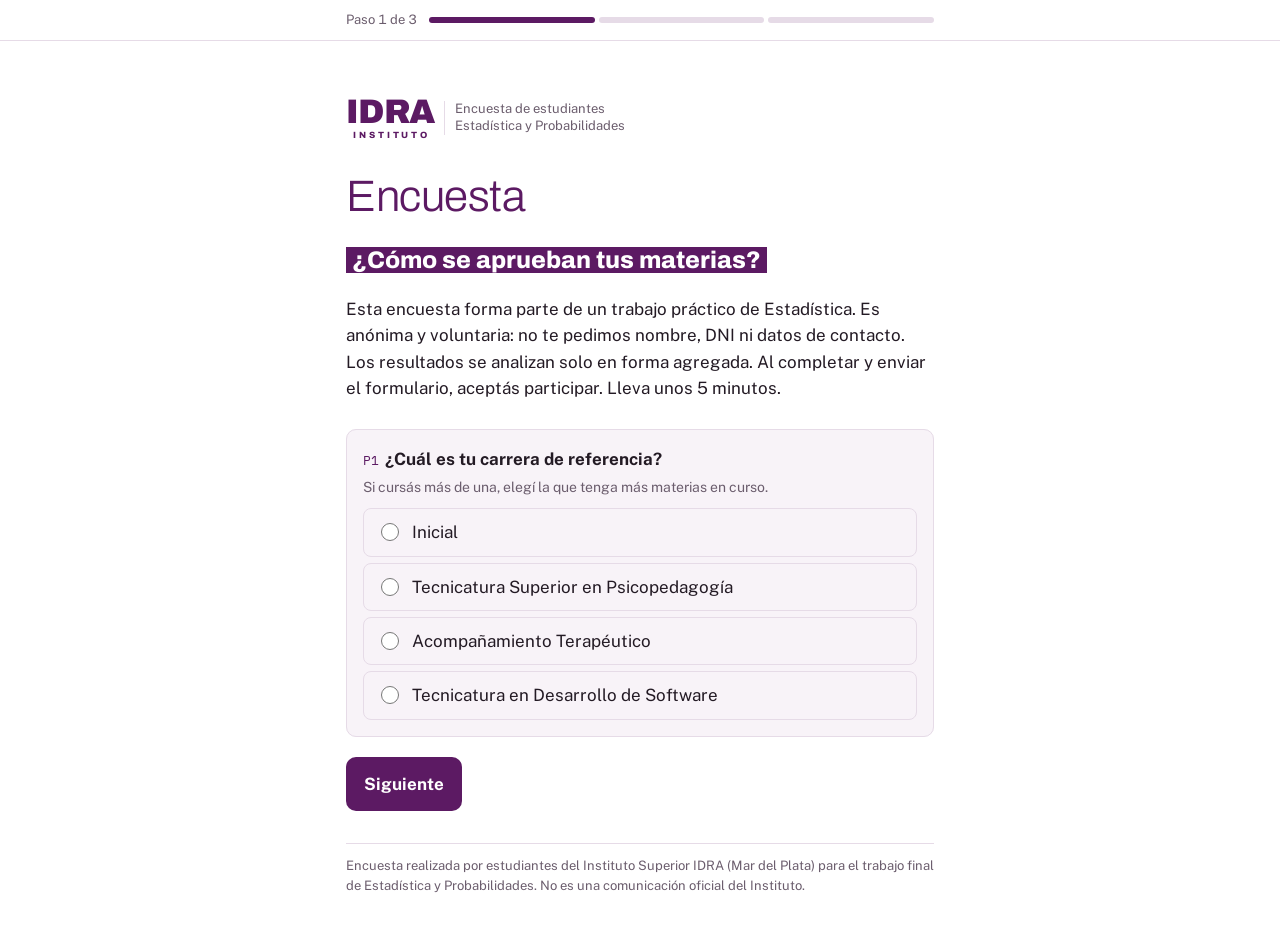
<file: index.html>
<!doctype html>
<html lang="es">
<head>
<meta charset="utf-8">
<meta name="viewport" content="width=device-width, initial-scale=1, viewport-fit=cover">
<title>Encuesta de promoción y acreditación · IDRA</title>
<link rel="preconnect" href="https://fonts.googleapis.com">
<link rel="stylesheet" href="https://fonts.googleapis.com/css2?family=Archivo:wght@300;400;800;900&family=Public+Sans:wght@400;600;700&family=IBM+Plex+Mono:wght@400&display=swap">
<link rel="stylesheet" href="css/estilos.css">
</head>
<body>
<div class="bar"><div class="wrap"><span class="lbl" id="plbl">Paso 1 de 3</span><div class="steps"><i id="s1" class="on"></i><i id="s2"></i><i id="s3"></i></div></div></div>

<div class="wrap">
  <p class="preview" id="avisoPrueba" hidden>Modo local: no se envían datos. Los cupos se simulan en este navegador y al final se muestra el JSON que recibiría la API.</p>

  <!-- Paso 1: carrera -->
  <section id="p1" class="screen">
    <header>
      <div class="brand"><span class="logo" aria-label="Instituto IDRA"><b>IDRA</b><span>INSTITUTO</span></span><span class="sub">Encuesta de estudiantes<br>Estadística y Probabilidades</span></div>
      <h1><span class="light">Encuesta</span><span class="hl">¿Cómo se aprueban tus materias?</span></h1>
      <p class="intro" style="color:var(--fg)">Esta encuesta forma parte de un trabajo práctico de Estadística. Es anónima y voluntaria: no te pedimos nombre, DNI ni datos de contacto. Los resultados se analizan solo en forma agregada. Al completar y enviar el formulario, aceptás participar. Lleva unos 5 minutos.</p>
    </header>

    <fieldset data-q="carrera_referencia"><legend><span class="n">P1</span>¿Cuál es tu carrera de referencia?</legend>
      <p class="hint">Si cursás más de una, elegí la que tenga más materias en curso.</p>
      <div class="opts" id="carreras"><label class="opt" for="carrera_referencia_inicial"><input type="radio" id="carrera_referencia_inicial" name="carrera_referencia" value="inicial"><span>Inicial</span></label><label class="opt" for="carrera_referencia_psicopedagogia"><input type="radio" id="carrera_referencia_psicopedagogia" name="carrera_referencia" value="psicopedagogia"><span>Tecnicatura Superior en Psicopedagogía</span></label><label class="opt" for="carrera_referencia_acompanamiento_terapeutico"><input type="radio" id="carrera_referencia_acompanamiento_terapeutico" name="carrera_referencia" value="acompanamiento_terapeutico"><span>Acompañamiento Terapéutico</span></label><label class="opt" for="carrera_referencia_desarrollo_software"><input type="radio" id="carrera_referencia_desarrollo_software" name="carrera_referencia" value="desarrollo_software"><span>Tecnicatura en Desarrollo de Software</span></label></div>
    </fieldset>
    <div class="row"><button type="button" id="next1">Siguiente</button></div>
  </section>

  <!-- Paso 2: año -->
  <section id="p2" class="screen" hidden>
    <span class="chip">Carrera: <b id="chipCarrera2"></b></span>
    <fieldset data-q="anio_cursada"><legend><span class="n">P2</span>¿En qué año de la carrera cursás la mayoría de tus materias?</legend>
      <div class="opts" id="anios"><label class="opt" for="anio_cursada_1"><input type="radio" id="anio_cursada_1" name="anio_cursada" value="1"><span>1.° año</span></label><label class="opt" for="anio_cursada_2"><input type="radio" id="anio_cursada_2" name="anio_cursada" value="2"><span>2.° año</span></label><label class="opt" for="anio_cursada_3"><input type="radio" id="anio_cursada_3" name="anio_cursada" value="3"><span>3.° año</span></label><label class="opt" for="anio_cursada_4"><input type="radio" id="anio_cursada_4" name="anio_cursada" value="4"><span>4.° año</span></label></div>
    </fieldset>
    <div class="row"><button type="button" class="ghost" id="back2">Volver</button><button type="button" id="next2">Siguiente</button></div>
  </section>

  <!-- Cupo completo -->
  <section id="full" class="end" hidden>
    <div class="eyebrow">Cupo completo</div>
    <h2>El cupo de respuestas para tu carrera y año ya está completo.</h2>
    <p class="small">¡Gracias por tu tiempo! No hace falta que sigas: no se guardó ninguna respuesta.</p>
    <div class="row"><button type="button" class="ghost" id="restart1">Volver a empezar</button></div>
  </section>

  <!-- Paso 3: cuestionario -->
  <section id="p3" class="screen" hidden>
    <span class="chip"><b id="chipCarrera3"></b> · <span id="chipAnio3"></span></span>
    <form id="f" novalidate>
      <section class="block"><h2>Sobre vos</h2>
        <fieldset data-q="cursa_otra_carrera" data-req><legend><span class="n">P3</span>¿Cursás actualmente otra carrera en el instituto?</legend>
          <div class="opts"><label class="opt" for="cursa_otra_carrera_si"><input type="radio" id="cursa_otra_carrera_si" name="cursa_otra_carrera" value="si"><span>Sí</span></label><label class="opt" for="cursa_otra_carrera_no"><input type="radio" id="cursa_otra_carrera_no" name="cursa_otra_carrera" value="no"><span>No</span></label></div>
        </fieldset>
      </section>

      <section class="block"><h2>Lo que sabés</h2>
        <fieldset data-q="claridad_promocion" data-req><legend><span class="n">P4</span>¿Qué tan claras tenés las condiciones para promocionar una materia sin examen final?</legend>
          <div class="opts"><label class="opt" for="claridad_promocion_nada"><input type="radio" id="claridad_promocion_nada" name="claridad_promocion" value="nada"><span>Nada claras</span></label><label class="opt" for="claridad_promocion_poco"><input type="radio" id="claridad_promocion_poco" name="claridad_promocion" value="poco"><span>Poco claras</span></label><label class="opt" for="claridad_promocion_algo"><input type="radio" id="claridad_promocion_algo" name="claridad_promocion" value="algo"><span>Algo claras</span></label><label class="opt" for="claridad_promocion_bastante"><input type="radio" id="claridad_promocion_bastante" name="claridad_promocion" value="bastante"><span>Bastante claras</span></label><label class="opt" for="claridad_promocion_muy"><input type="radio" id="claridad_promocion_muy" name="claridad_promocion" value="muy"><span>Muy claras</span></label></div>
        </fieldset>
        <fieldset data-q="claridad_final" data-req><legend><span class="n">P5</span>¿Qué tan claras tenés las condiciones para rendir y aprobar un examen final?</legend>
          <div class="opts"><label class="opt" for="claridad_final_nada"><input type="radio" id="claridad_final_nada" name="claridad_final" value="nada"><span>Nada claras</span></label><label class="opt" for="claridad_final_poco"><input type="radio" id="claridad_final_poco" name="claridad_final" value="poco"><span>Poco claras</span></label><label class="opt" for="claridad_final_algo"><input type="radio" id="claridad_final_algo" name="claridad_final" value="algo"><span>Algo claras</span></label><label class="opt" for="claridad_final_bastante"><input type="radio" id="claridad_final_bastante" name="claridad_final" value="bastante"><span>Bastante claras</span></label><label class="opt" for="claridad_final_muy"><input type="radio" id="claridad_final_muy" name="claridad_final" value="muy"><span>Muy claras</span></label></div>
        </fieldset>
        <fieldset data-q="conoce_materias_promocion" data-req><legend><span class="n">P6</span>¿Sabés cuáles de tus materias de este año son de promoción directa?</legend>
          <div class="opts"><label class="opt" for="conoce_materias_promocion_todas"><input type="radio" id="conoce_materias_promocion_todas" name="conoce_materias_promocion" value="todas"><span>Sí, de todas</span></label><label class="opt" for="conoce_materias_promocion_algunas"><input type="radio" id="conoce_materias_promocion_algunas" name="conoce_materias_promocion" value="algunas"><span>De algunas</span></label><label class="opt" for="conoce_materias_promocion_ninguna"><input type="radio" id="conoce_materias_promocion_ninguna" name="conoce_materias_promocion" value="ninguna"><span>De ninguna</span></label><label class="opt" for="conoce_materias_promocion_no_sabe_que_es"><input type="radio" id="conoce_materias_promocion_no_sabe_que_es" name="conoce_materias_promocion" value="no_sabe_que_es"><span>No sé qué es la promoción directa</span></label></div>
        </fieldset>
      </section>

      <section class="block"><h2>Cómo te informaste</h2>
        <fieldset data-q="canales_informacion" data-req><legend><span class="n">P7</span>¿Por qué medios te informaste sobre las condiciones de promoción y acreditación?</legend>
          <p class="hint">Podés marcar varias.</p>
          <div class="opts"><label class="opt" for="canales_informacion_docente"><input type="checkbox" id="canales_informacion_docente" name="canales_informacion" value="docente"><span>Docente, en clase</span></label><label class="opt" for="canales_informacion_secretaria"><input type="checkbox" id="canales_informacion_secretaria" name="canales_informacion" value="secretaria"><span>Secretaría</span></label><label class="opt" for="canales_informacion_rai"><input type="checkbox" id="canales_informacion_rai" name="canales_informacion" value="rai"><span>RAI o reglamento publicado</span></label><label class="opt" for="canales_informacion_pagina_instituto"><input type="checkbox" id="canales_informacion_pagina_instituto" name="canales_informacion" value="pagina_instituto"><span>Página del instituto</span></label><label class="opt" for="canales_informacion_companeros"><input type="checkbox" id="canales_informacion_companeros" name="canales_informacion" value="companeros"><span>Compañeros</span></label><label class="opt" for="canales_informacion_whatsapp_redes"><input type="checkbox" id="canales_informacion_whatsapp_redes" name="canales_informacion" value="whatsapp_redes"><span>Grupos de WhatsApp o redes</span></label><label class="opt" for="canales_informacion_ninguno"><input type="checkbox" id="canales_informacion_ninguno" name="canales_informacion" value="ninguno"><span>No me informé por ningún medio</span></label></div>
        </fieldset>
        <fieldset data-q="canal_principal" data-req hidden><legend><span class="n">P8</span>De esos medios, ¿cuál fue el principal?</legend>
          <div class="opts" id="principal"></div>
        </fieldset>
        <fieldset data-q="anticipacion_info" data-req><legend><span class="n">P9</span>¿Cuándo recibiste la información sobre cómo se aprueban tus materias este año?</legend>
          <div class="opts"><label class="opt" for="anticipacion_info_antes_inicio"><input type="radio" id="anticipacion_info_antes_inicio" name="anticipacion_info" value="antes_inicio"><span>Antes de empezar la cursada</span></label><label class="opt" for="anticipacion_info_primeras_2_semanas"><input type="radio" id="anticipacion_info_primeras_2_semanas" name="anticipacion_info" value="primeras_2_semanas"><span>En las primeras dos semanas de clase</span></label><label class="opt" for="anticipacion_info_durante_cuatrimestre"><input type="radio" id="anticipacion_info_durante_cuatrimestre" name="anticipacion_info" value="durante_cuatrimestre"><span>Más adelante, durante el cuatrimestre</span></label><label class="opt" for="anticipacion_info_cerca_cierre"><input type="radio" id="anticipacion_info_cerca_cierre" name="anticipacion_info" value="cerca_cierre"><span>Cerca de los exámenes o del cierre</span></label><label class="opt" for="anticipacion_info_nunca"><input type="radio" id="anticipacion_info_nunca" name="anticipacion_info" value="nunca"><span>Nunca la recibí</span></label><label class="opt" for="anticipacion_info_no_recuerda"><input type="radio" id="anticipacion_info_no_recuerda" name="anticipacion_info" value="no_recuerda"><span>No recuerdo</span></label></div>
        </fieldset>
      </section>

      <section class="block"><h2>Tres situaciones</h2>
        <p class="note">Las siguientes preguntas no son un examen ni afectan tus notas. Si no sabés la respuesta, elegí "No sé".</p>
        <fieldset data-q="situacion_promocion" data-req><legend><span class="n">P10</span>En una materia de promoción directa cumplís la asistencia y sacás 8 en la evaluación. ¿Qué pasa?</legend>
          <div class="opts" data-shuffle><label class="opt" for="situacion_promocion_sin_final"><input type="radio" id="situacion_promocion_sin_final" name="situacion_promocion" value="sin_final"><span>Acreditás la materia sin examen final</span></label><label class="opt" for="situacion_promocion_con_final"><input type="radio" id="situacion_promocion_con_final" name="situacion_promocion" value="con_final"><span>Tenés la cursada aprobada, pero igual tenés que rendir final</span></label><label class="opt" for="situacion_promocion_depende_docente"><input type="radio" id="situacion_promocion_depende_docente" name="situacion_promocion" value="depende_docente"><span>Depende de lo que decida el docente</span></label><label class="opt" for="situacion_promocion_no_sabe"><input type="radio" id="situacion_promocion_no_sabe" name="situacion_promocion" value="no_sabe"><span>No sé</span></label></div>
        </fieldset>
        <fieldset data-q="situacion_nota_intermedia" data-req><legend><span class="n">P11</span>En la misma materia cumplís la asistencia, pero tu nota final es 5, incluido el recuperatorio. ¿Qué pasa?</legend>
          <div class="opts" data-shuffle><label class="opt" for="situacion_nota_intermedia_promociona"><input type="radio" id="situacion_nota_intermedia_promociona" name="situacion_nota_intermedia" value="promociona"><span>Promocionás igual, porque aprobaste con más de 4</span></label><label class="opt" for="situacion_nota_intermedia_rinde_final"><input type="radio" id="situacion_nota_intermedia_rinde_final" name="situacion_nota_intermedia" value="rinde_final"><span>Tenés la cursada aprobada y tenés que rendir examen final</span></label><label class="opt" for="situacion_nota_intermedia_recursa"><input type="radio" id="situacion_nota_intermedia_recursa" name="situacion_nota_intermedia" value="recursa"><span>Tenés que recursar la materia</span></label><label class="opt" for="situacion_nota_intermedia_no_sabe"><input type="radio" id="situacion_nota_intermedia_no_sabe" name="situacion_nota_intermedia" value="no_sabe"><span>No sé</span></label></div>
        </fieldset>
        <fieldset data-q="situacion_vigencia" data-req><legend><span class="n">P12</span>Aprobaste la cursada de una materia en 2026, pero todavía no rendiste el final. Cada año hay tres turnos de examen (marzo, julio y diciembre) y tu primera mesa es la de diciembre de 2026. ¿Hasta qué mesa podés rendir el final con esa cursada?</legend>
          <div class="opts"><label class="opt" for="situacion_vigencia_mar_2028"><input type="radio" id="situacion_vigencia_mar_2028" name="situacion_vigencia" value="mar_2028"><span>Hasta las mesas de marzo de 2028</span></label><label class="opt" for="situacion_vigencia_dic_2028"><input type="radio" id="situacion_vigencia_dic_2028" name="situacion_vigencia" value="dic_2028"><span>Hasta las mesas de diciembre de 2028</span></label><label class="opt" for="situacion_vigencia_mar_2029"><input type="radio" id="situacion_vigencia_mar_2029" name="situacion_vigencia" value="mar_2029"><span>Hasta las mesas de marzo de 2029</span></label><label class="opt" for="situacion_vigencia_dic_2029"><input type="radio" id="situacion_vigencia_dic_2029" name="situacion_vigencia" value="dic_2029"><span>Hasta las mesas de diciembre de 2029</span></label><label class="opt" for="situacion_vigencia_nunca_vence"><input type="radio" id="situacion_vigencia_nunca_vence" name="situacion_vigencia" value="nunca_vence"><span>No vence nunca</span></label><label class="opt" for="situacion_vigencia_no_sabe"><input type="radio" id="situacion_vigencia_no_sabe" name="situacion_vigencia" value="no_sabe"><span>No sé</span></label></div>
        </fieldset>
      </section>

      <section class="block"><h2>Dificultades</h2>
        <fieldset data-q="dificultad_principal" data-req><legend><span class="n">P13</span>¿Cuál es la principal dificultad que encontrás para entender cómo se aprueban las materias?</legend>
          <div class="opts"><label class="opt" for="dificultad_principal_contradictoria"><input type="radio" id="dificultad_principal_contradictoria" name="dificultad_principal" value="contradictoria"><span>La información es contradictoria según quién la dé</span></label><label class="opt" for="dificultad_principal_no_sabe_donde"><input type="radio" id="dificultad_principal_no_sabe_donde" name="dificultad_principal" value="no_sabe_donde"><span>No sé dónde buscarla</span></label><label class="opt" for="dificultad_principal_lenguaje_tecnico"><input type="radio" id="dificultad_principal_lenguaje_tecnico" name="dificultad_principal" value="lenguaje_tecnico"><span>El reglamento usa lenguaje técnico</span></label><label class="opt" for="dificultad_principal_criterios_variables"><input type="radio" id="dificultad_principal_criterios_variables" name="dificultad_principal" value="criterios_variables"><span>Los criterios cambian según la materia o el docente</span></label><label class="opt" for="dificultad_principal_ninguna"><input type="radio" id="dificultad_principal_ninguna" name="dificultad_principal" value="ninguna"><span>No encuentro ninguna dificultad</span></label><label class="opt" for="dificultad_principal_otra"><input type="radio" id="dificultad_principal_otra" name="dificultad_principal" value="otra"><span>Otra</span></label></div>
        </fieldset>
      </section>

      <p class="msg" id="formmsg" hidden></p>
      <button type="submit" id="send">Enviar respuestas</button>
    </form>
  </section>

  <!-- Fin -->
  <section class="end" id="done" hidden>
    <div class="eyebrow">Respuesta registrada</div>
    <h2>¡Gracias por participar!</h2>
    <p class="small" id="textoPrueba" hidden>En modo local no se envió nada. Esto es lo que recibiría la API de la cátedra:</p>
    <pre id="json" hidden></pre>
    <div class="row"><button class="ghost" type="button" id="restart2">Volver a empezar</button></div>
  </section>

  <footer class="fine">Encuesta realizada por estudiantes del Instituto Superior IDRA (Mar del Plata) para el trabajo final de Estadística y Probabilidades. No es una comunicación oficial del Instituto.</footer>

  <details class="lab" id="lab" hidden>
    <summary>Panel de prueba: cupos por carrera y año</summary>
    <p class="small" style="margin-top:8px">Simula el conteo que en la versión real devuelve la API. Cada envío de prueba suma 1. Usá "Llenar" para probar el aviso de cupo completo.</p>
    <div class="tbl"><table><thead><tr><th>Carrera</th><th>Año</th><th class="num">Respuestas</th><th class="num">Cupo</th><th></th></tr></thead><tbody id="cupos"></tbody></table></div>
    <div class="row" style="margin-top:10px"><button type="button" class="ghost small" id="resetCupos">Poner todo en 0</button></div>
  </details>
</div>

<script src="js/config.js"></script>
<script src="js/api.js"></script>
<script src="js/encuesta.js"></script>
</body>
</html>
</file>
<file: css/estilos.css>
*{box-sizing:border-box}
html,body{margin:0}
/* Encuesta en tres pasos (carrera, año, cuestionario), pensada para celular.
   Colores y tipografías en el estilo del Instituto IDRA. */
:root{
  --bg:#ffffff; --surface:#ffffff; --tint:#f8f3f8; --fg:#231a24; --muted:#6b5d6d; --line:#e6dbe7;
  --accent:#5c1a63; --accent-soft:#f3e7f4; --on-accent:#ffffff; --rose:#c48ab9; --warn:#a4321d; --warn-soft:#fbe9e4;
  --display:"Archivo", "Arial Narrow", system-ui, sans-serif;
  --body:"Public Sans", "Segoe UI", system-ui, sans-serif;
  --mono:"IBM Plex Mono", ui-monospace, Menlo, monospace;
}
@media (prefers-color-scheme: dark){:root:not([data-theme="light"]){
  --bg:#170e18; --surface:#1f1421; --tint:#24182a; --fg:#f1e8f2; --muted:#b9a6bc; --line:#3a2b3d;
  --accent:#d9a3de; --accent-soft:#3a2140; --on-accent:#1f0d22; --rose:#a8709f; --warn:#f0a07c; --warn-soft:#3a2219; color-scheme:dark}}
:root[data-theme="dark"]{
  --bg:#170e18; --surface:#1f1421; --tint:#24182a; --fg:#f1e8f2; --muted:#b9a6bc; --line:#3a2b3d;
  --accent:#d9a3de; --accent-soft:#3a2140; --on-accent:#1f0d22; --rose:#a8709f; --warn:#f0a07c; --warn-soft:#3a2219; color-scheme:dark}
[hidden]{display:none!important}
body{background:var(--bg);color:var(--fg);font-family:var(--body);font-size:17px;line-height:1.55}
body::before{content:"";position:fixed;inset:0 0 auto;height:env(safe-area-inset-top,0px);z-index:10;background:var(--surface)}
.wrap{max-width:620px;margin:0 auto;padding-left:max(16px,env(safe-area-inset-left,0px));padding-right:max(16px,env(safe-area-inset-right,0px));padding-block:0 48px}
.bar{position:sticky;top:env(safe-area-inset-top,0px);z-index:5;background:var(--surface);border-bottom:1px solid var(--line)}
.bar .wrap{padding-block:10px;display:flex;align-items:center;gap:12px}
.bar .lbl{font-size:13px;color:var(--muted);white-space:nowrap;font-variant-numeric:tabular-nums}
.steps{flex:1;display:grid;grid-template-columns:repeat(3,1fr);gap:4px}
.steps i{height:6px;border-radius:3px;background:var(--line)}
.steps i.on{background:var(--accent)}
.brand{display:flex;align-items:center;gap:10px;padding-block:14px 0}
.logo{display:inline-flex;flex-direction:column;align-items:center;line-height:1;color:var(--accent)}
.logo b{font-family:var(--display);font-weight:900;font-size:34px;letter-spacing:-.02em}
.logo span{font-family:var(--display);font-weight:800;font-size:9px;letter-spacing:.32em;margin-top:2px;padding-left:.32em}
.brand .sub{font-size:13px;color:var(--muted);border-left:1px solid var(--line);padding-left:10px;line-height:1.3}
h1 .light{display:block;font-weight:300;font-size:44px;color:var(--accent);letter-spacing:-.01em;margin-bottom:10px}
h1 .hl{background:var(--accent);color:var(--on-accent);padding:0 6px;-webkit-box-decoration-break:clone;box-decoration-break:clone;font-weight:800;font-size:24px;line-height:1.45}
.dash{list-style:none;padding:0;margin:0;display:flex;flex-direction:column;gap:6px;color:var(--muted);font-size:15px}
.dash li{display:flex;gap:12px}
.dash li::before{content:"";flex:none;width:16px;height:1px;background:var(--rose);margin-top:.8em}
footer.fine{margin-top:32px;font-size:13px;color:var(--muted);border-top:1px solid var(--line);padding-top:12px}
.preview{margin-top:16px;font-size:13px;color:var(--warn);background:var(--warn-soft);padding:8px 12px;border-radius:6px}
header{padding-block:20px 8px}
.eyebrow{font-size:12px;letter-spacing:.08em;text-transform:uppercase;color:var(--accent);font-weight:700}
h1{font-family:var(--display);margin:22px 0 16px;text-wrap:balance}
.intro{color:var(--muted);margin:0}
.screen{display:flex;flex-direction:column;gap:20px;margin-top:20px}
form{display:flex;flex-direction:column;gap:28px}
.block{display:flex;flex-direction:column;gap:14px}
.block h2{font-family:var(--display);font-weight:300;font-size:26px;color:var(--accent);margin:0;padding-bottom:4px;border-bottom:1px solid var(--line)}
.note{background:var(--accent-soft);padding:12px 14px;border-radius:8px;font-size:15px;margin:0}
.chip{font-family:var(--body);align-self:flex-start;display:inline-flex;gap:8px;align-items:center;font-size:14px;background:var(--accent-soft);color:var(--fg);padding:6px 12px;border-radius:999px}
.chip b{color:var(--accent)}
fieldset{border:1px solid var(--line);background:var(--tint);border-radius:10px;padding:16px;margin:0;min-width:0}
fieldset.err{border-color:var(--warn)}
legend{padding:0;float:left;width:100%;font-weight:700;margin-bottom:4px}
legend .n{font-family:var(--mono);font-weight:400;font-size:13px;color:var(--accent);margin-right:6px}
.hint{clear:both;color:var(--muted);font-size:14px;margin:0 0 10px}
.opts{clear:both;display:flex;flex-direction:column;gap:6px}
.opt{display:flex;gap:10px;align-items:flex-start;padding:10px 12px;border:1px solid var(--line);border-radius:8px;cursor:pointer}
.opt:has(input:checked){border-color:var(--accent);background:var(--accent-soft)}
.opt:has(input:disabled){opacity:.45;cursor:not-allowed}
.opt input{margin-top:4px;accent-color:var(--accent);width:18px;height:18px;flex:none}
:focus-visible{outline:3px solid var(--accent);outline-offset:2px}
.msg{clear:both;color:var(--warn);font-size:14px;margin:8px 0 0}
.row{display:flex;gap:10px;flex-wrap:wrap}
button{font:inherit;font-weight:700;padding:14px 18px;border-radius:10px;border:0;background:var(--accent);color:var(--on-accent);cursor:pointer}
button:disabled{opacity:.6;cursor:default}
button.ghost{background:transparent;color:var(--accent);border:1px solid var(--accent)}
button.small{padding:6px 10px;font-size:13px;font-weight:400}
.end{display:flex;flex-direction:column;gap:14px;padding-top:28px}
.end h2{font-family:var(--display);font-weight:300;color:var(--accent);font-size:30px;margin:0;text-wrap:balance}
pre{font-family:var(--mono);font-size:13px;background:var(--surface);border:1px solid var(--line);border-radius:8px;padding:12px;overflow-x:auto;margin:0}
.small{font-size:14px;color:var(--muted);margin:0}
details.lab{margin-top:40px;border:1px dashed var(--warn);border-radius:10px;padding:12px 14px;background:var(--surface)}
details.lab summary{cursor:pointer;font-weight:700;color:var(--warn)}
.tbl{overflow-x:auto;margin-top:10px}
table{border-collapse:collapse;width:100%;font-size:14px;font-variant-numeric:tabular-nums}
th,td{text-align:left;padding:6px 8px;border-bottom:1px solid var(--line)}
td.num,th.num{text-align:right}
tr.full td{color:var(--warn)}
</file>
